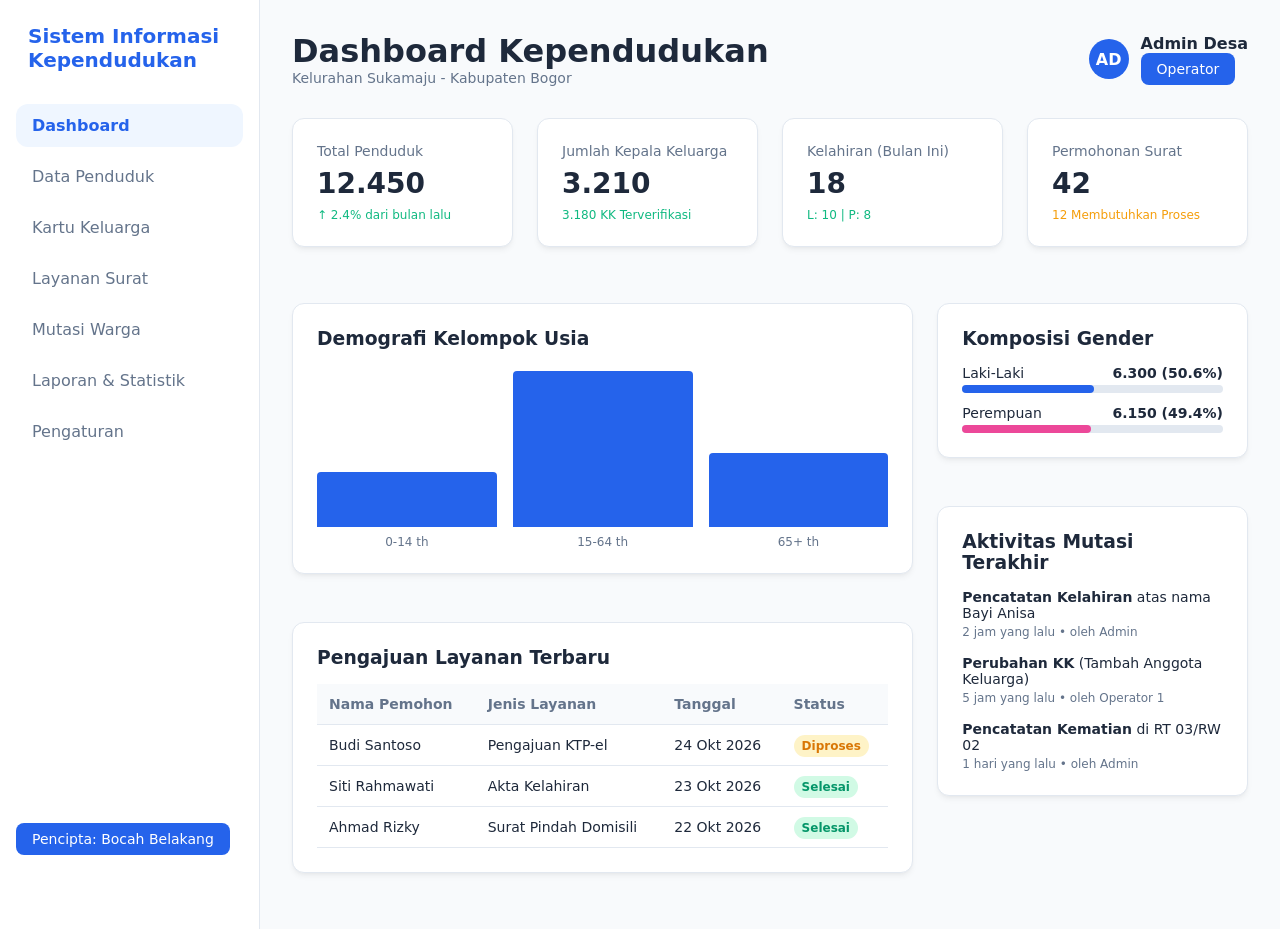
<file: index.html>
<!DOCTYPE html>
<html lang="id">
<head>
    <meta charset="UTF-8">
    <meta name="viewport" content="width=device-width, initial-scale=1.0">
    <title>Dashboard Sistem Informasi Kependudukan</title>
    <link rel="stylesheet" href="css/style.css">
</head>
<body>
    <aside>
        <div class="brand">
            <p>Sistem Informasi Kependudukan</p>
        </div>
        <ul class="nav-menu">
            <li><a href="index.html" class="nav-link active">Dashboard</a></li>
            <li><a href="penduduk.html" class="nav-link">Data Penduduk</a></li>
            <li><a href="kk.html" class="nav-link">Kartu Keluarga</a></li>
            <li><a href="surat.html" class="nav-link">Layanan Surat</a></li>
            <li><a href="mutasi.html" class="nav-link">Mutasi Warga</a></li>
            <li><a href="laporan.html" class="nav-link">Laporan & Statistik</a></li>
            <li><a href="pengaturan.html" class="nav-link">Pengaturan</a></li>
        </ul>
        <a href="#" class="btn design-by" id="design">Pencipta: Bocah Belakang</a>
    </aside>

    <main>
        <header>
            <div>
                <h1>Dashboard Kependudukan</h1>
                <p class="subtitle">Kelurahan Sukamaju - Kabupaten Bogor</p>
            </div>
            <div class="user-profile">
                <div class="avatar">AD</div>
                <div>
                    <strong>Admin Desa</strong>
                    <div class="user-role"><a href="login.html" class="btn">Operator</a></div>
                </div>
            </div>
        </header>

        <section class="kpi-grid">
            <div class="card">
                <div class="card-title">Total Penduduk</div>
                <div class="card-value">12.450</div>
                <div class="card-sub">↑ 2.4% dari bulan lalu</div>
            </div>
            <div class="card">
                <div class="card-title">Jumlah Kepala Keluarga</div>
                <div class="card-value">3.210</div>
                <div class="card-sub">3.180 KK Terverifikasi</div>
            </div>
            <div class="card">
                <div class="card-title">Kelahiran (Bulan Ini)</div>
                <div class="card-value">18</div>
                <div class="card-sub">L: 10 | P: 8</div>
            </div>
            <div class="card">
                <div class="card-title">Permohonan Surat</div>
                <div class="card-value">42</div>
                <div class="card-sub sub-warning">12 Membutuhkan Proses</div>
            </div>
        </section>

        <div class="dashboard-grid">
            <div class="column-layout">
                <div class="card">
                    <h3>Demografi Kelompok Usia</h3>
                    <div class="chart-box">
                        <div class="bar-group">
                            <div class="bar bar-30"></div>
                            <span class="bar-label">0-14 th</span>
                        </div>
                        <div class="bar-group">
                            <div class="bar bar-85"></div>
                            <span class="bar-label">15-64 th</span>
                        </div>
                        <div class="bar-group">
                            <div class="bar bar-40"></div>
                            <span class="bar-label">65+ th</span>
                        </div>
                    </div>
                </div>
                <div class="card">
                    <h3>Pengajuan Layanan Terbaru</h3>
                    <table>
                        <thead>
                            <tr>
                                <th>Nama Pemohon</th>
                                <th>Jenis Layanan</th>
                                <th>Tanggal</th>
                                <th>Status</th>
                            </tr>
                        </thead>
                        <tbody>
                            <tr>
                                <td>Budi Santoso</td>
                                <td>Pengajuan KTP-el</td>
                                <td>24 Okt 2026</td>
                                <td><span class="badge badge-pending">Diproses</span></td>
                            </tr>
                            <tr>
                                <td>Siti Rahmawati</td>
                                <td>Akta Kelahiran</td>
                                <td>23 Okt 2026</td>
                                <td><span class="badge badge-success">Selesai</span></td>
                            </tr>
                            <tr>
                                <td>Ahmad Rizky</td>
                                <td>Surat Pindah Domisili</td>
                                <td>22 Okt 2026</td>
                                <td><span class="badge badge-success">Selesai</span></td>
                            </tr>
                        </tbody>
                    </table>
                </div>
            </div>
            <div class="column-layout">
                <div class="card">
                    <h3>Komposisi Gender</h3>
                    <div class="gender-container">
                        <div>
                            <div class="gender-info">
                                <span>Laki-Laki</span>
                                <strong>6.300 (50.6%)</strong>
                            </div>
                            <div class="progress-bar-bg">
                                <div class="progress-bar-fill fill-male"></div>
                            </div>
                        </div>
                        <div>
                            <div class="gender-info">
                                <span>Perempuan</span>
                                <strong>6.150 (49.4%)</strong>
                            </div>
                            <div class="progress-bar-bg">
                                <div class="progress-bar-fill fill-female"></div>
                            </div>
                        </div>
                    </div>
                </div>
                <div class="card">
                    <h3>Aktivitas Mutasi Terakhir</h3>
                    <ul class="activity-list">
                        <li class="activity-item">
                            <span><strong>Pencatatan Kelahiran</strong> atas nama Bayi Anisa</span>
                            <span class="activity-time">2 jam yang lalu • oleh Admin</span>
                        </li>
                        <li class="activity-item">
                            <span><strong>Perubahan KK</strong> (Tambah Anggota Keluarga)</span>
                            <span class="activity-time">5 jam yang lalu • oleh Operator 1</span>
                        </li>
                        <li class="activity-item">
                            <span><strong>Pencatatan Kematian</strong> di RT 03/RW 02</span>
                            <span class="activity-time">1 hari yang lalu • oleh Admin</span>
                        </li>
                    </ul>
                </div>
            </div>
        </div>
    </main>
    <div id="foto" class="design">
        <div class="isi">
            <span class="exit">&times;</span>
            <div class="footer">
                <h3>Bocah Kanan/Kiri Belakang</h3>
                <img src="img/7serangkai.jpg" alt="" height="300" width="350">
                <button id="close" class="btn">close</button>
            </div>
        </div>
    </div>
</body>


<script src="js/script.js"></script>
</html>
</file>
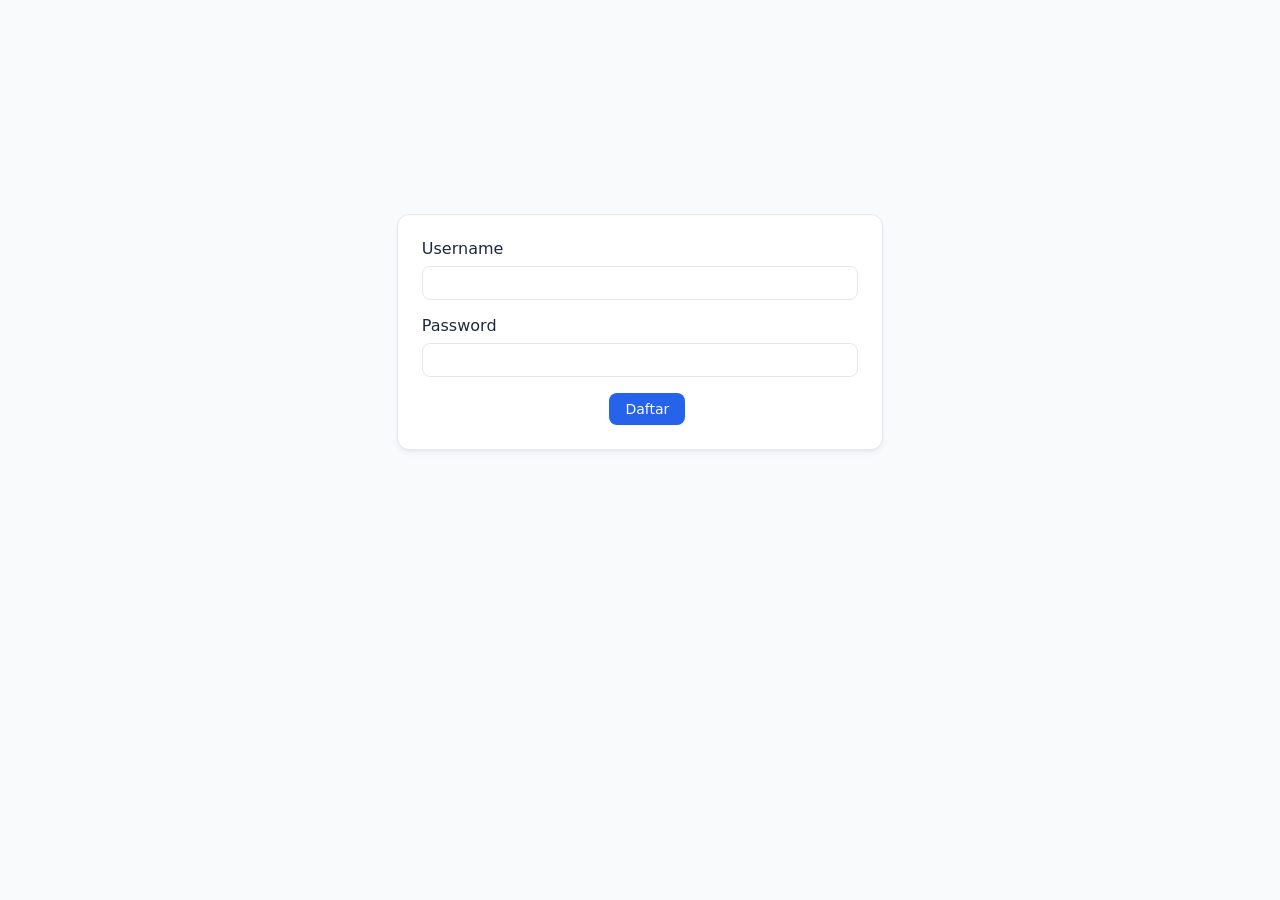
<file: daftar.html>
<!DOCTYPE html>
<html lang="en">
<head>
    <meta charset="UTF-8">
    <meta name="viewport" content="width=device-width, initial-scale=1.0">
    <title>Document</title>
    <link rel="stylesheet" href="css/style.css">
</head>
<body>
    <main>
        <div class="login">
            <form>
                <div class="form-group">
                    <label for="tanggal">Username</label>
                    <input type="text" id="tanggal" name="tanggal" required>
                </div>
                <div class="form-group">
                    <label for="nama">Password</label>
                    <input type="password" id="nama" name="nama" required>
                </div>
                <a href="login.html" class="btn-login">Daftar</a><br>
            </form>
        </div>
    </main>
</body>
</html>
</file>
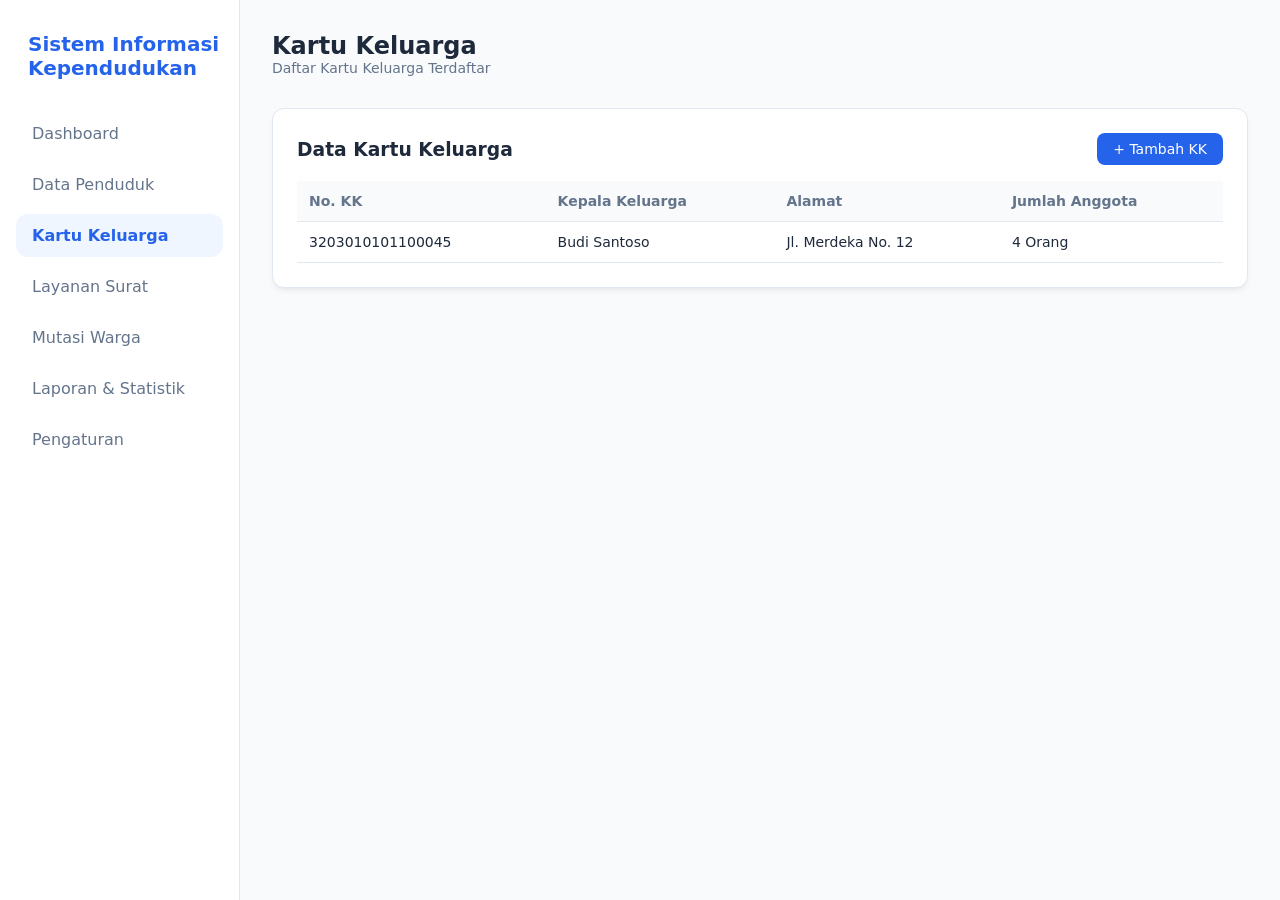
<file: kk.html>
<!DOCTYPE html>
<html lang="id">
<head>
    <meta charset="UTF-8">
    <meta name="viewport" content="width=device-width, initial-scale=1.0">
    <title>Kartu Keluarga</title>
    <link rel="stylesheet" href="css/style.css">
</head>
<body>
    <aside class="sidebar">
        <div class="brand">Sistem Informasi Kependudukan</div>
        <ul class="nav-menu">
            <li><a href="index.html" class="nav-link">Dashboard</a></li>
            <li><a href="penduduk.html" class="nav-link">Data Penduduk</a></li>
            <li><a href="kk.html" class="nav-link active">Kartu Keluarga</a></li>
            <li><a href="surat.html" class="nav-link">Layanan Surat</a></li>
            <li><a href="mutasi.html" class="nav-link">Mutasi Warga</a></li>
            <li><a href="laporan.html" class="nav-link">Laporan & Statistik</a></li>
            <li><a href="pengaturan.html" class="nav-link">Pengaturan</a></li>
        </ul>
    </aside>

    <main class="main-content">
        <header class="header">
            <div>
                <h1 class="page-title">Kartu Keluarga</h1>
                <p class="subtitle">Daftar Kartu Keluarga Terdaftar</p>
            </div>
        </header>

        <div class="card">
            <div class="card-header">
                <h3>Data Kartu Keluarga</h3>
                <a href="tambahkk.html" class="btn">+ Tambah KK</a>
            </div>
            <table>
                <thead>
                    <tr>
                        <th>No. KK</th>
                        <th>Kepala Keluarga</th>
                        <th>Alamat</th>
                        <th>Jumlah Anggota</th>
                    </tr>
                </thead>
                <tbody>
                    <tr>
                        <td>3203010101100045</td>
                        <td>Budi Santoso</td>
                        <td>Jl. Merdeka No. 12</td>
                        <td>4 Orang</td>
                    </tr>
                </tbody>
            </table>
        </div>
    </main>
</body>
</html>
</file>
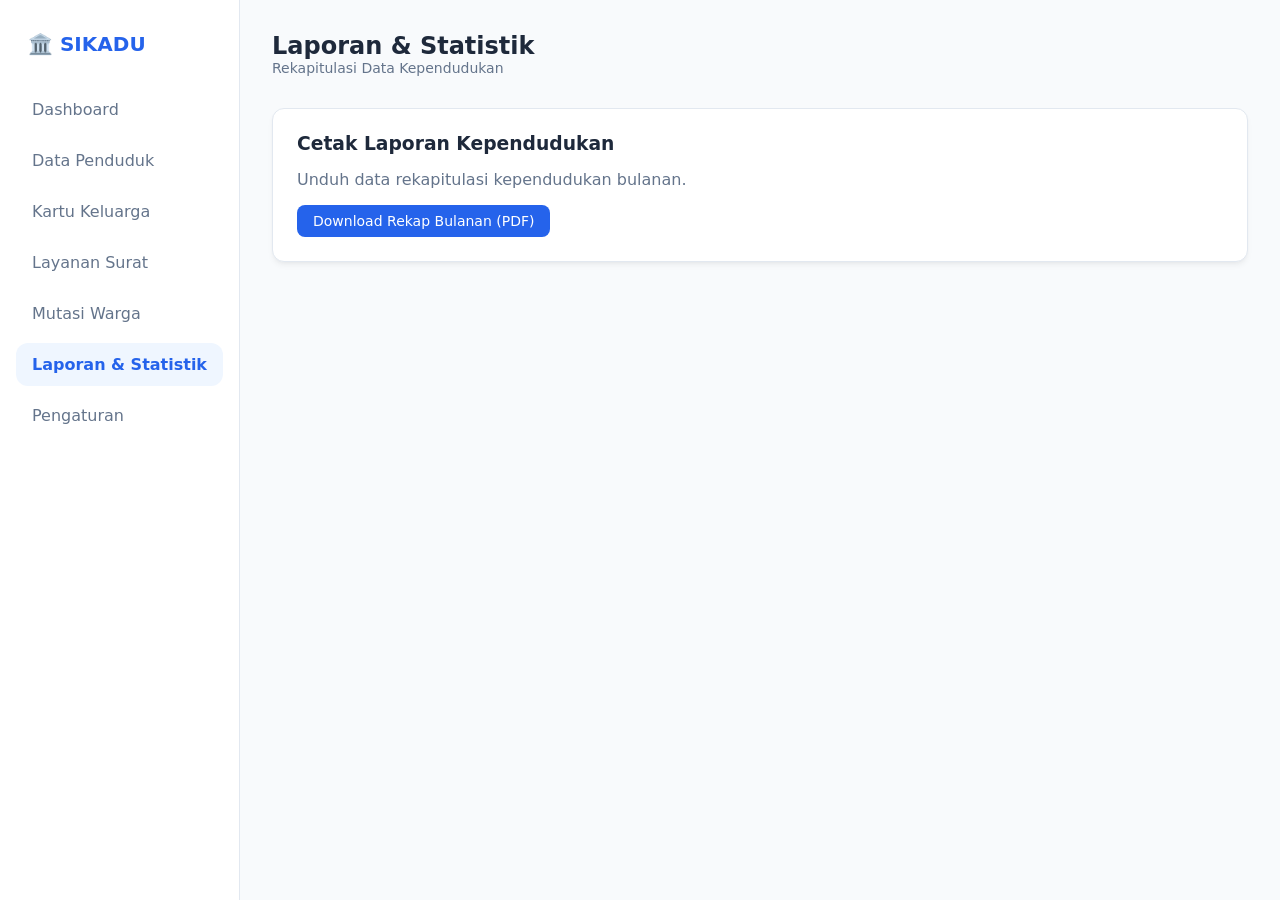
<file: laporan.html>
<!DOCTYPE html>
<html lang="id">
<head>
    <meta charset="UTF-8">
    <meta name="viewport" content="width=device-width, initial-scale=1.0">
    <title>Laporan & Statistik - SIKADU</title>
    <link rel="stylesheet" href="css/style.css">
</head>
<body>
    <aside class="sidebar">
        <div class="brand">🏛️ SIKADU</div>
        <ul class="nav-menu">
            <li><a href="index.html" class="nav-link">Dashboard</a></li>
            <li><a href="penduduk.html" class="nav-link">Data Penduduk</a></li>
            <li><a href="kk.html" class="nav-link">Kartu Keluarga</a></li>
            <li><a href="surat.html" class="nav-link">Layanan Surat</a></li>
            <li><a href="mutasi.html" class="nav-link">Mutasi Warga</a></li>
            <li><a href="laporan.html" class="nav-link active">Laporan & Statistik</a></li>
            <li><a href="pengaturan.html" class="nav-link">Pengaturan</a></li>
        </ul>
    </aside>

    <main class="main-content">
        <header class="header">
            <div>
                <h1 class="page-title">Laporan & Statistik</h1>
                <p class="subtitle">Rekapitulasi Data Kependudukan</p>
            </div>
        </header>

        <div class="card">
            <h3>Cetak Laporan Kependudukan</h3>
            <p style="margin: 1rem 0; color: var(--text-muted);">Unduh data rekapitulasi kependudukan bulanan.</p>
            <a href="#" class="btn">Download Rekap Bulanan (PDF)</a>
        </div>
    </main>
</body>
</html>
</file>
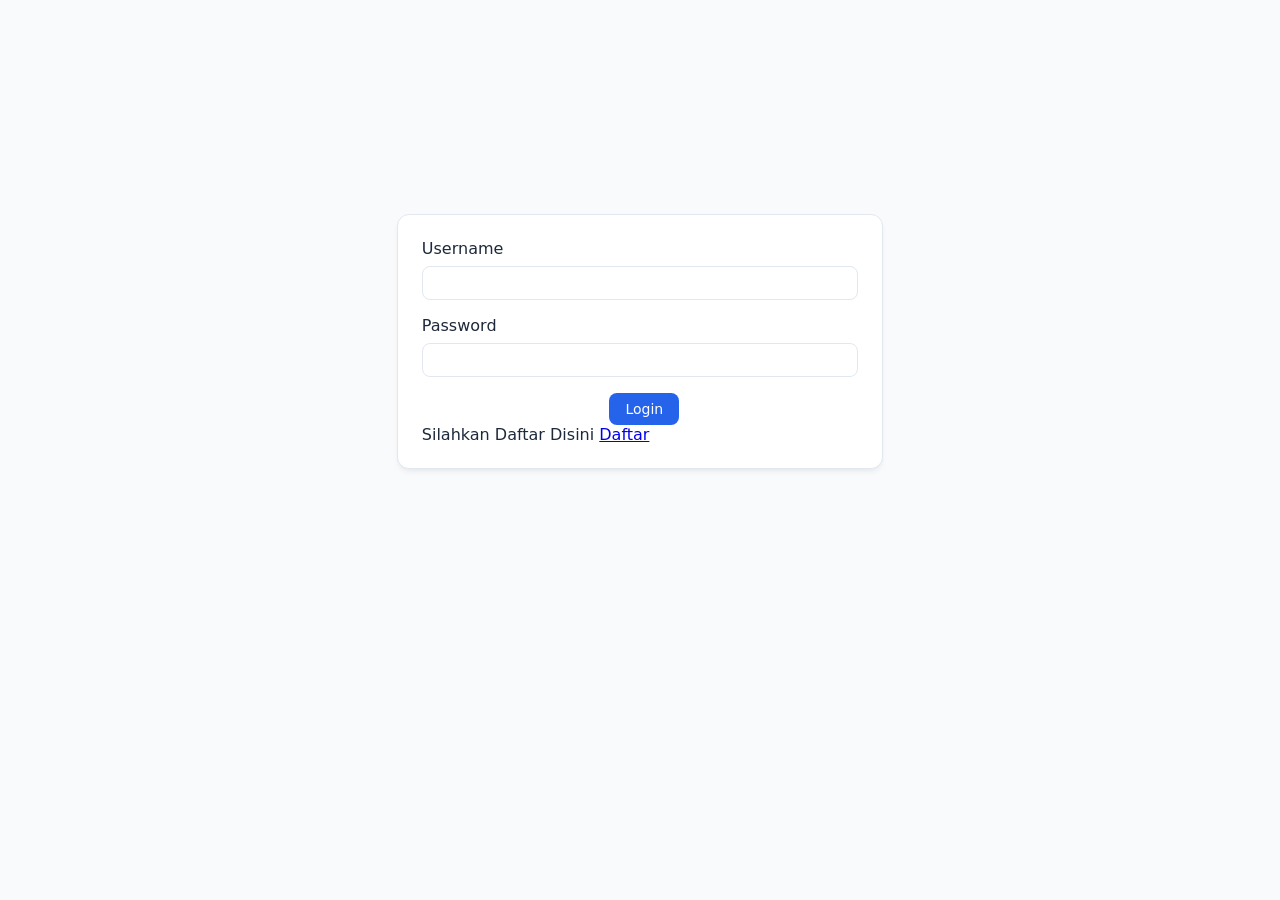
<file: login.html>
<!DOCTYPE html>
<html lang="en">
<head>
    <meta charset="UTF-8">
    <meta name="viewport" content="width=device-width, initial-scale=1.0">
    <title>Document</title>
    <link rel="stylesheet" href="css/style.css">
</head>
<body>
    <main>
        <div class="login">
            <form>
                <div class="form-group">
                    <label for="tanggal">Username</label>
                    <input type="text" id="tanggal" name="tanggal" required>
                </div>
                <div class="form-group">
                    <label for="nama">Password</label>
                    <input type="password" id="nama" name="nama" required>
                </div>
                <a href="index.html" class="btn-login">Login</a><br>
                Silahkan Daftar Disini <a href="daftar.html" class="link">Daftar</a>
            </form>
        </div>
    </main>
</body>
</html>
</file>
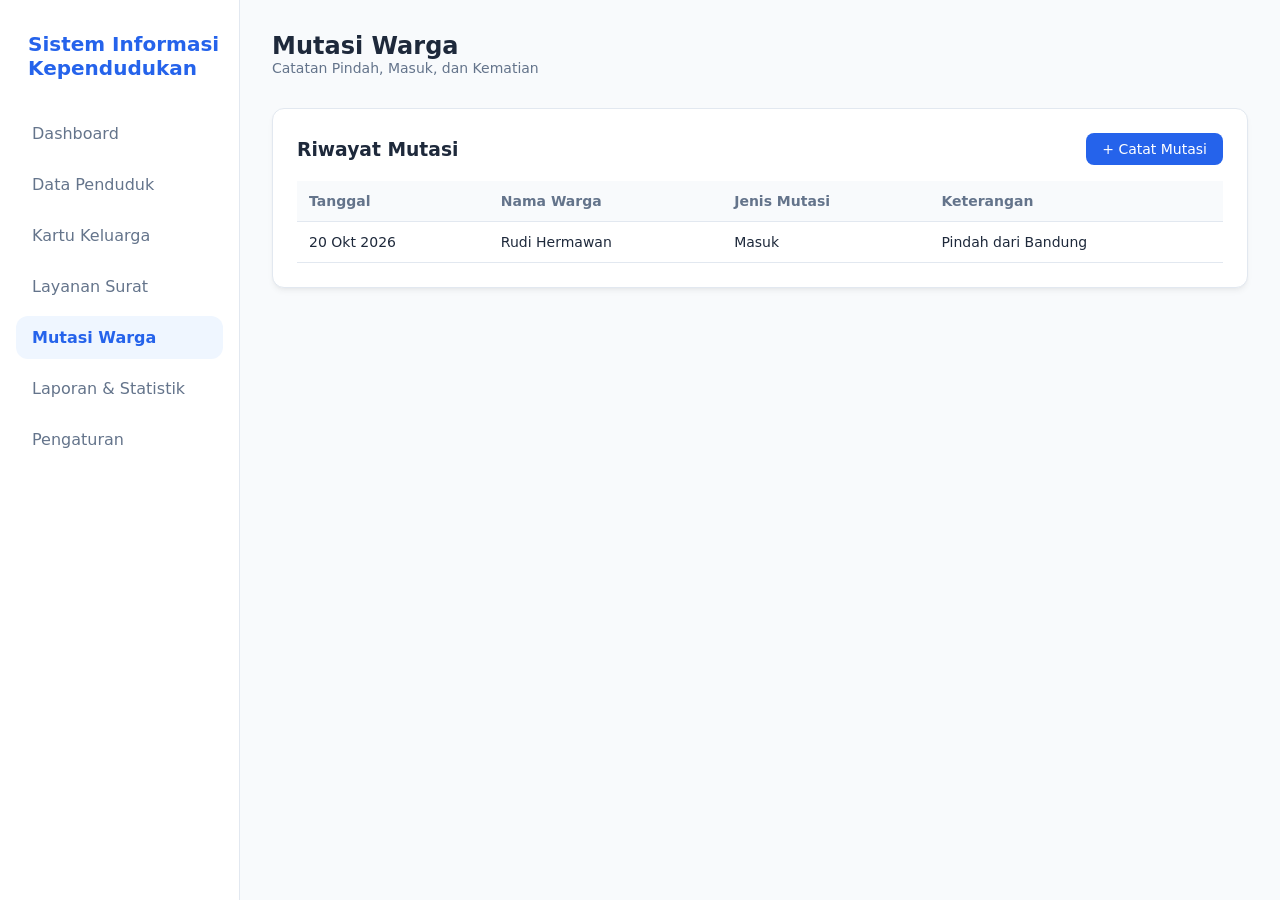
<file: mutasi.html>
<!DOCTYPE html>
<html lang="id">
<head>
    <meta charset="UTF-8">
    <meta name="viewport" content="width=device-width, initial-scale=1.0">
    <title>Mutasi Warga</title>
    <link rel="stylesheet" href="css/style.css">
</head>
<body>
    <aside class="sidebar">
        <div class="brand">Sistem Informasi Kependudukan</div>
        <ul class="nav-menu">
            <li><a href="index.html" class="nav-link">Dashboard</a></li>
            <li><a href="penduduk.html" class="nav-link">Data Penduduk</a></li>
            <li><a href="kk.html" class="nav-link">Kartu Keluarga</a></li>
            <li><a href="surat.html" class="nav-link">Layanan Surat</a></li>
            <li><a href="mutasi.html" class="nav-link active">Mutasi Warga</a></li>
            <li><a href="laporan.html" class="nav-link">Laporan & Statistik</a></li>
            <li><a href="pengaturan.html" class="nav-link">Pengaturan</a></li>
        </ul>
    </aside>

    <main class="main-content">
        <header class="header">
            <div>
                <h1 class="page-title">Mutasi Warga</h1>
                <p class="subtitle">Catatan Pindah, Masuk, dan Kematian</p>
            </div>
        </header>

        <div class="card">
            <div class="card-header">
                <h3>Riwayat Mutasi</h3>
                <a href="tambahmutasi.html" class="btn">+ Catat Mutasi</a>
            </div>
            <table>
                <thead>
                    <tr>
                        <th>Tanggal</th>
                        <th>Nama Warga</th>
                        <th>Jenis Mutasi</th>
                        <th>Keterangan</th>
                    </tr>
                </thead>
                <tbody>
                    <tr>
                        <td>20 Okt 2026</td>
                        <td>Rudi Hermawan</td>
                        <td>Masuk</td>
                        <td>Pindah dari Bandung</td>
                    </tr>
                </tbody>
            </table>
        </div>
    </main>
</body>
</html>
</file>
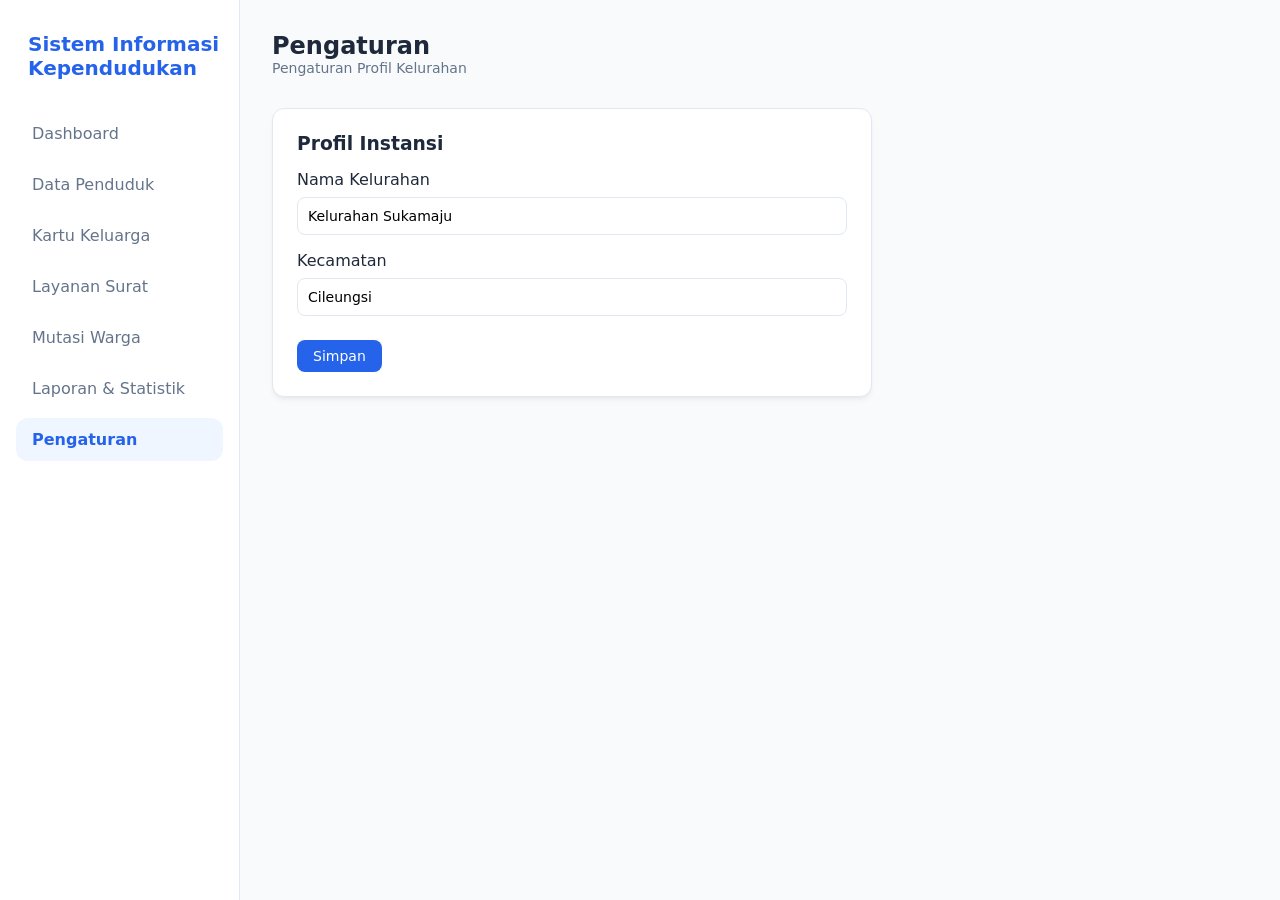
<file: pengaturan.html>
<!DOCTYPE html>
<html lang="id">
<head>
    <meta charset="UTF-8">
    <meta name="viewport" content="width=device-width, initial-scale=1.0">
    <title>Pengaturan</title>
    <link rel="stylesheet" href="css/style.css">
</head>
<body>
    <aside class="sidebar">
        <div class="brand">Sistem Informasi Kependudukan</div>
        <ul class="nav-menu">
            <li><a href="index.html" class="nav-link">Dashboard</a></li>
            <li><a href="penduduk.html" class="nav-link">Data Penduduk</a></li>
            <li><a href="kk.html" class="nav-link">Kartu Keluarga</a></li>
            <li><a href="surat.html" class="nav-link">Layanan Surat</a></li>
            <li><a href="mutasi.html" class="nav-link">Mutasi Warga</a></li>
            <li><a href="laporan.html" class="nav-link">Laporan & Statistik</a></li>
            <li><a href="pengaturan.html" class="nav-link active">Pengaturan</a></li>
        </ul>
    </aside>

    <main class="main-content">
        <header class="header">
            <div>
                <h1 class="page-title">Pengaturan</h1>
                <p class="subtitle">Pengaturan Profil Kelurahan</p>
            </div>
        </header>

        <div class="card" style="max-width: 600px;">
            <h3>Profil Instansi</h3>
            <div style="margin-top: 1rem;">
                <div class="form-group">
                    <label>Nama Kelurahan</label>
                    <input type="text" class="form-control" value="Kelurahan Sukamaju">
                </div>
                <div class="form-group">
                    <label>Kecamatan</label>
                    <input type="text" class="form-control" value="Cileungsi">
                </div>
                <button type="button" class="btn" style="margin-top: 0.5rem;">Simpan</button>
            </div>
        </div>
    </main>
</body>
</html>
</file>
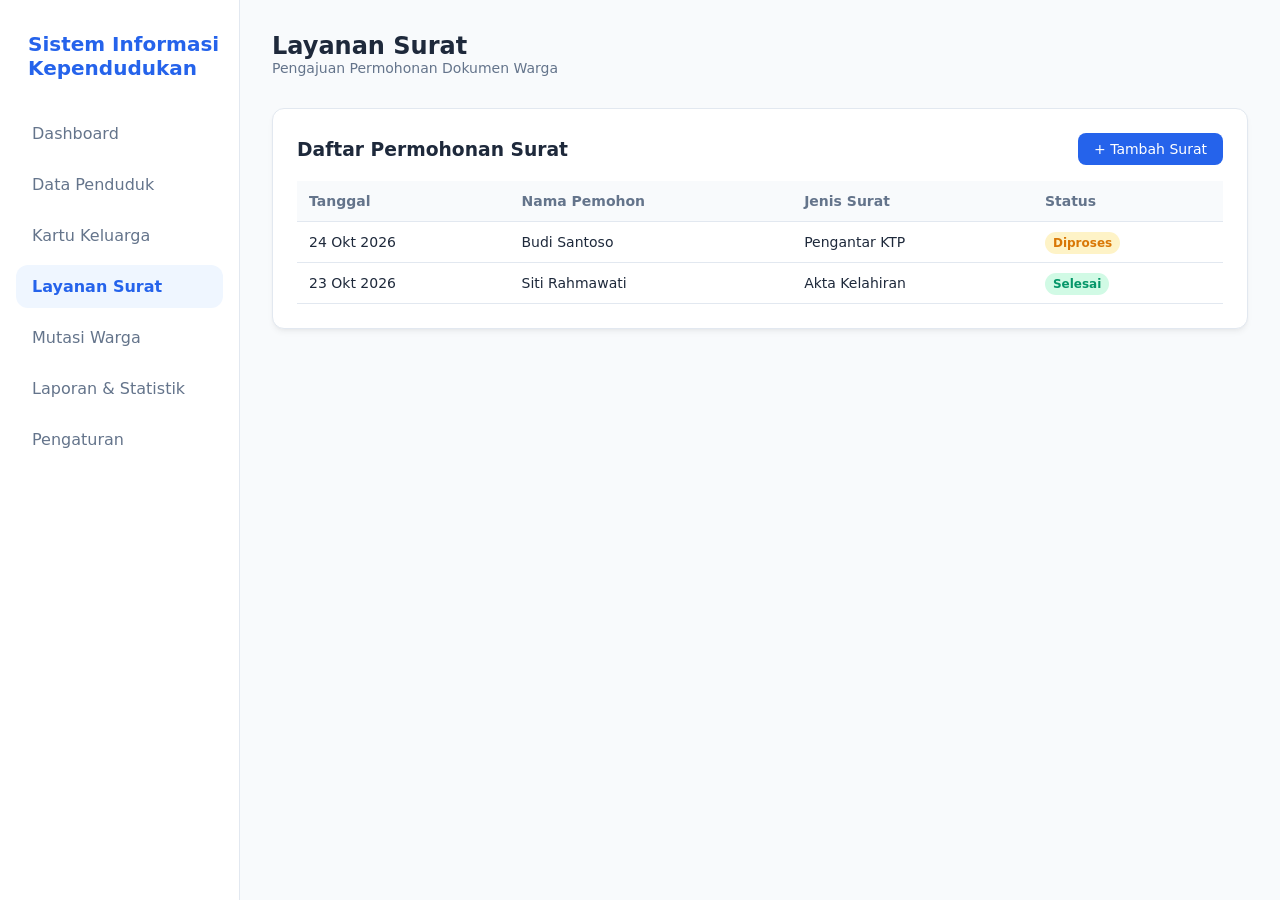
<file: surat.html>
<!DOCTYPE html>
<html lang="id">
<head>
    <meta charset="UTF-8">
    <meta name="viewport" content="width=device-width, initial-scale=1.0">
    <title>Layanan Surat</title>
    <link rel="stylesheet" href="css/style.css">
</head>
<body>
    <aside class="sidebar">
        <div class="brand">Sistem Informasi Kependudukan</div>
        <ul class="nav-menu">
            <li><a href="index.html" class="nav-link">Dashboard</a></li>
            <li><a href="penduduk.html" class="nav-link">Data Penduduk</a></li>
            <li><a href="kk.html" class="nav-link">Kartu Keluarga</a></li>
            <li><a href="surat.html" class="nav-link active">Layanan Surat</a></li>
            <li><a href="mutasi.html" class="nav-link">Mutasi Warga</a></li>
            <li><a href="laporan.html" class="nav-link">Laporan & Statistik</a></li>
            <li><a href="pengaturan.html" class="nav-link">Pengaturan</a></li>
        </ul>
    </aside>

    <main class="main-content">
        <header class="header">
            <div>
                <h1 class="page-title">Layanan Surat</h1>
                <p class="subtitle">Pengajuan Permohonan Dokumen Warga</p>
            </div>
        </header>

        <div class="card">
            <div class="card-header">
            <h3>Daftar Permohonan Surat</h3>
                <a href="tambahsurat.html" class="btn">+ Tambah Surat</a>
            </div>
            <table style="margin-top: 1rem;">
                <thead>
                    <tr>
                        <th>Tanggal</th>
                        <th>Nama Pemohon</th>
                        <th>Jenis Surat</th>
                        <th>Status</th>
                    </tr>
                </thead>
                <tbody>
                    <tr>
                        <td>24 Okt 2026</td>
                        <td>Budi Santoso</td>
                        <td>Pengantar KTP</td>
                        <td><span class="badge badge-warning">Diproses</span></td>
                    </tr>
                    <tr>
                        <td>23 Okt 2026</td>
                        <td>Siti Rahmawati</td>
                        <td>Akta Kelahiran</td>
                        <td><span class="badge badge-success">Selesai</span></td>
                    </tr>
                </tbody>
            </table>
        </div>
    </main>
</body>
</html>
</file>
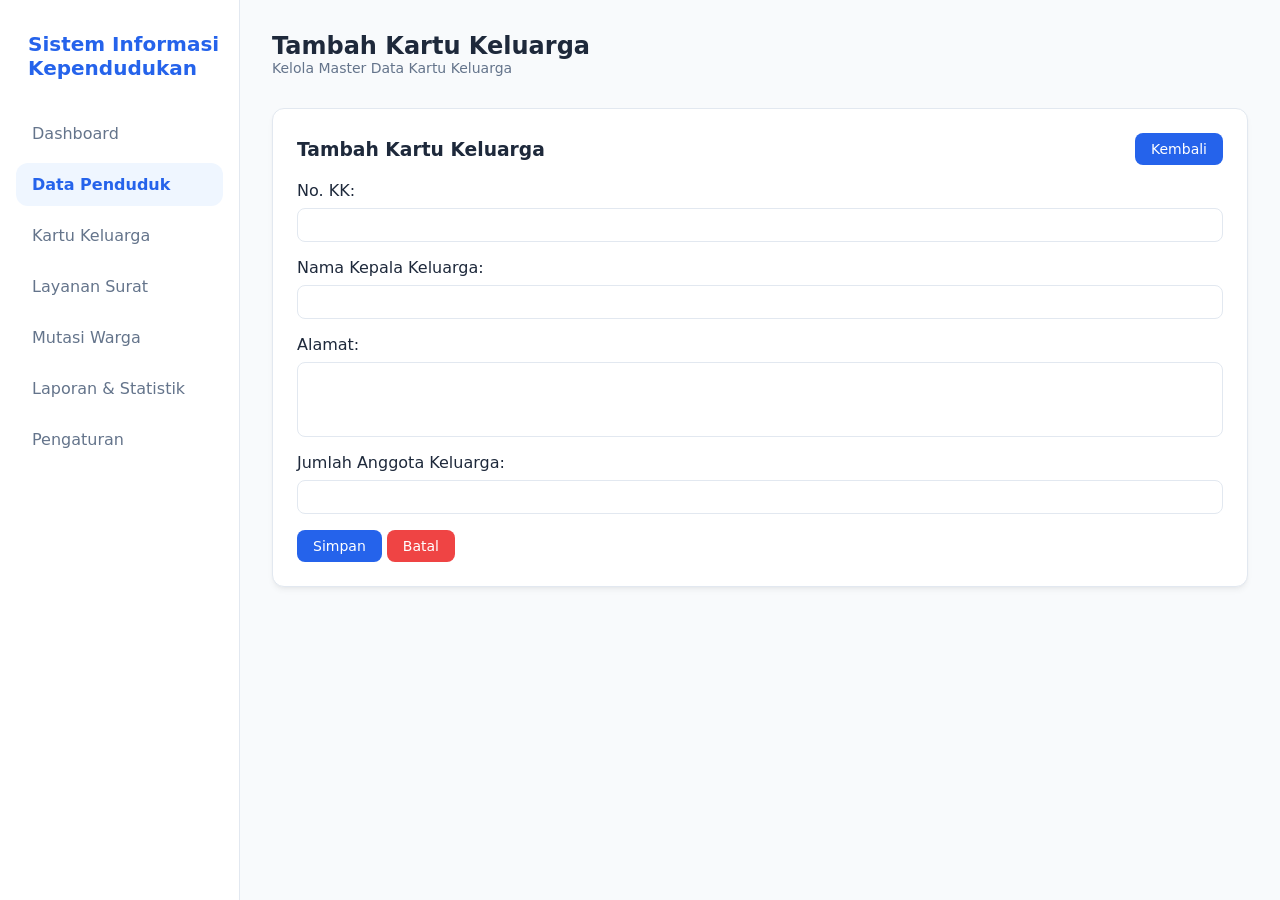
<file: tambahkk.html>
<!DOCTYPE html>
<html lang="id">
<head>
    <meta charset="UTF-8">
    <meta name="viewport" content="width=device-width, initial-scale=1.0">
    <title>Tambah Kartu Keluarga</title>
    <link rel="stylesheet" href="css/style.css">
</head>
<body>
    <aside class="sidebar">
        <div class="brand">Sistem Informasi Kependudukan</div>
        <ul class="nav-menu">
            <li><a href="index.html" class="nav-link">Dashboard</a></li>
            <li><a href="penduduk.html" class="nav-link active">Data Penduduk</a></li>
            <li><a href="kk.html" class="nav-link">Kartu Keluarga</a></li>
            <li><a href="surat.html" class="nav-link">Layanan Surat</a></li>
            <li><a href="mutasi.html" class="nav-link">Mutasi Warga</a></li>
            <li><a href="laporan.html" class="nav-link">Laporan & Statistik</a></li>
            <li><a href="pengaturan.html" class="nav-link">Pengaturan</a></li>
        </ul>
    </aside>

    <main class="main-content">
        <header class="header">
            <div>
                <h1 class="page-title">Tambah Kartu Keluarga</h1>
                <p class="subtitle">Kelola Master Data Kartu Keluarga</p>
            </div>
        </header>

        <div class="card">
            <div class="card-header">
                <h3>Tambah Kartu Keluarga</h3>
                <a href="kk.html" class="btn">Kembali</a>
            </div>
            <form>
                <div class="form-group">
                    <label for="nik">No. KK:</label>
                    <input type="text" id="nik" name="nik" required>
                </div>
                <div class="form-group">
                    <label for="nama">Nama Kepala Keluarga:</label>
                    <input type="text" id="nama" name="nama" required>
                </div>
                <div class="form-group">
                    <label for="alamat">Alamat:</label>
                    <input type="text" id="alamat" name="alamat" required>
                </div>
                <div class="form-group">
                    <label for="jumlah_anggota">Jumlah Anggota Keluarga:</label>
                    <input type="number" id="jumlah_anggota" name="jumlah_anggota" required>
                </div>
                <input type="submit" value="Simpan" class="btn">
                <input type="reset" value="Batal" class="btn">
            </form>
        </div>
    </main>
</body>
</html>
</file>
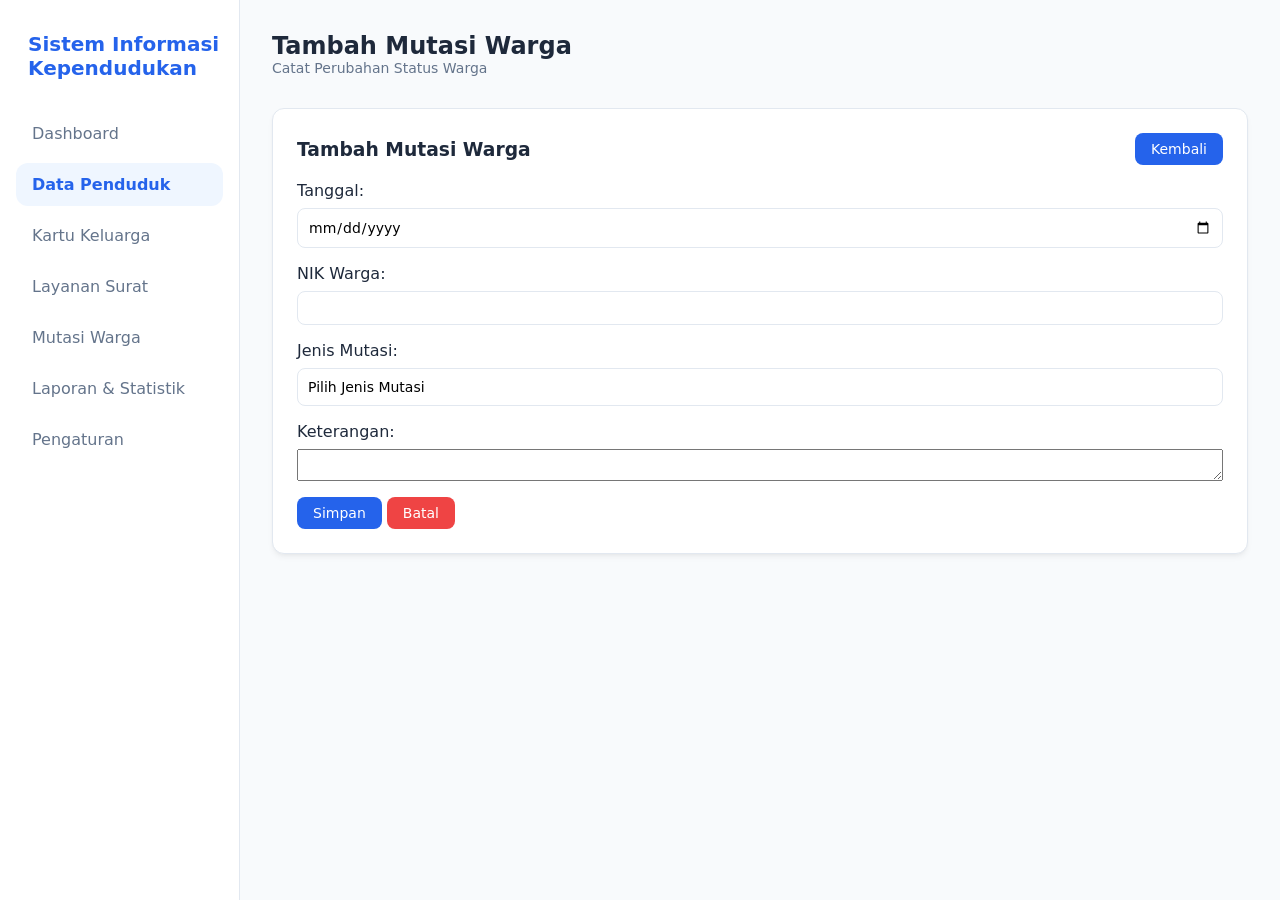
<file: tambahmutasi.html>
<!DOCTYPE html>
<html lang="id">
<head>
    <meta charset="UTF-8">
    <meta name="viewport" content="width=device-width, initial-scale=1.0">
    <title>Tambah Mutasi Warga</title>
    <link rel="stylesheet" href="css/style.css">
</head>
<body>
    <aside class="sidebar">
        <div class="brand">Sistem Informasi Kependudukan</div>
        <ul class="nav-menu">
            <li><a href="index.html" class="nav-link">Dashboard</a></li>
            <li><a href="penduduk.html" class="nav-link active">Data Penduduk</a></li>
            <li><a href="kk.html" class="nav-link">Kartu Keluarga</a></li>
            <li><a href="surat.html" class="nav-link">Layanan Surat</a></li>
            <li><a href="mutasi.html" class="nav-link">Mutasi Warga</a></li>
            <li><a href="laporan.html" class="nav-link">Laporan & Statistik</a></li>
            <li><a href="pengaturan.html" class="nav-link">Pengaturan</a></li>
        </ul>
    </aside>

    <main class="main-content">
        <header class="header">
            <div>
                <h1 class="page-title">Tambah Mutasi Warga</h1>
                <p class="subtitle">Catat Perubahan Status Warga</p>
            </div>
        </header>

        <div class="card">
            <div class="card-header">
                <h3>Tambah Mutasi Warga</h3>
                <a href="mutasi.html" class="btn">Kembali</a>
            </div>
            <form>
                <div class="form-group">
                    <label for="tanggal">Tanggal:</label>
                    <input type="date" id="tanggal" name="tanggal" required>
                </div>
                <div class="form-group">
                    <label for="nik">NIK Warga:</label>
                    <input type="text" id="nik" name="nik" required>
                </div>
                <div class="form-group">
                    <label for="jenis_mutasi">Jenis Mutasi:</label>
                    <select id="jenis_mutasi" name="jenis_mutasi" required>
                        <option value="">Pilih Jenis Mutasi</option>
                        <option value="masuk">Masuk</option>
                        <option value="pindah">Pindah</option>
                        <option value="kematian">Kematian</option>
                    </select>
                </div>
                <div class="form-group">
                    <label for="keterangan">Keterangan:</label>
                    <textarea id="keterangan" name="keterangan" required></textarea>
                </div>
                <input type="submit" value="Simpan" class="btn">
                <input type="reset" value="Batal" class="btn">
            </form>
        </div>
    </main>
</body>
</html>
</file>
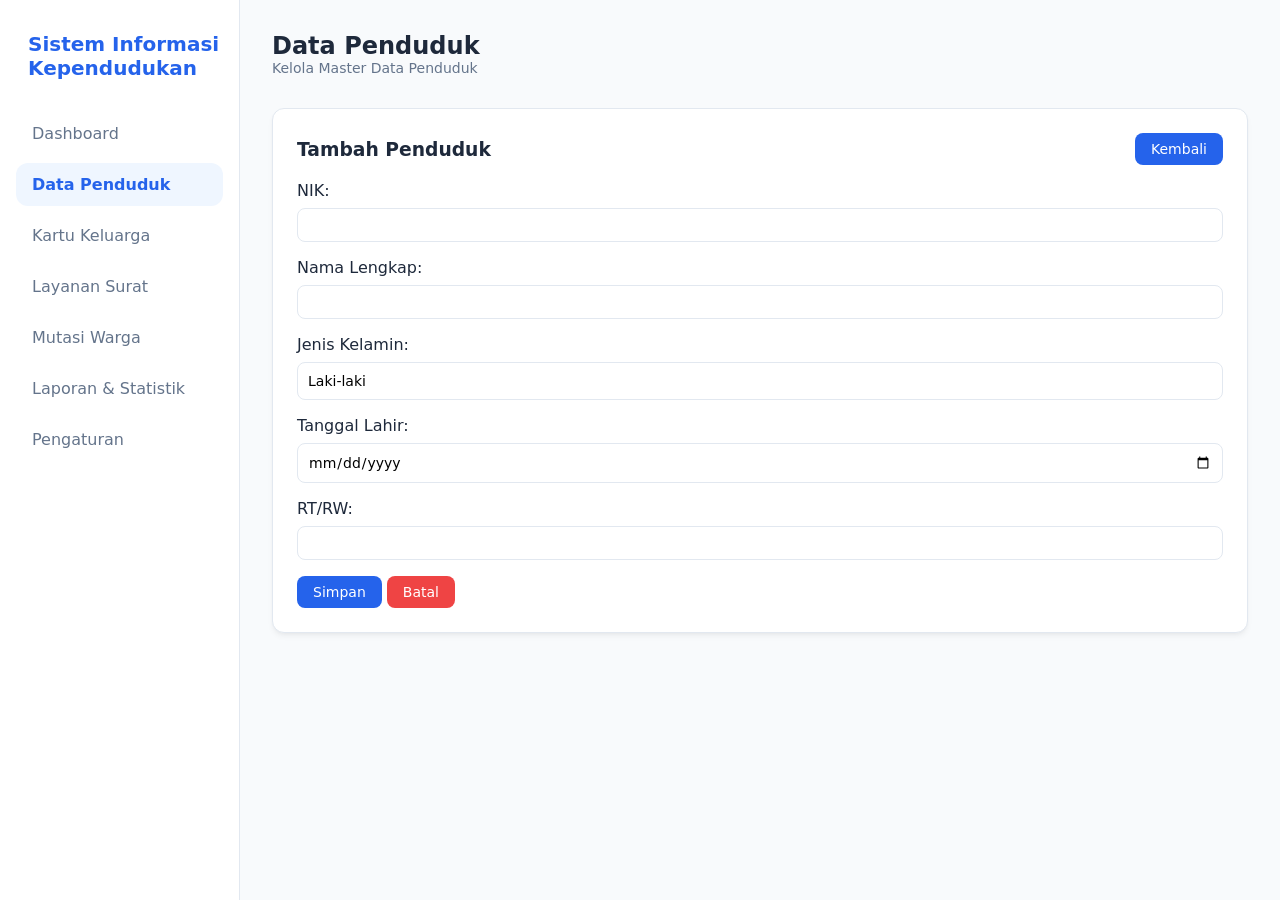
<file: tambahpdk.html>
<!DOCTYPE html>
<html lang="id">
<head>
    <meta charset="UTF-8">
    <meta name="viewport" content="width=device-width, initial-scale=1.0">
    <title>Tambah Data Penduduk</title>
    <link rel="stylesheet" href="css/style.css">
</head>
<body>
    <aside class="sidebar">
        <div class="brand">Sistem Informasi Kependudukan</div>
        <ul class="nav-menu">
            <li><a href="index.html" class="nav-link">Dashboard</a></li>
            <li><a href="penduduk.html" class="nav-link active">Data Penduduk</a></li>
            <li><a href="kk.html" class="nav-link">Kartu Keluarga</a></li>
            <li><a href="surat.html" class="nav-link">Layanan Surat</a></li>
            <li><a href="mutasi.html" class="nav-link">Mutasi Warga</a></li>
            <li><a href="laporan.html" class="nav-link">Laporan & Statistik</a></li>
            <li><a href="pengaturan.html" class="nav-link">Pengaturan</a></li>
        </ul>
    </aside>

    <main class="main-content">
        <header class="header">
            <div>
                <h1 class="page-title">Data Penduduk</h1>
                <p class="subtitle">Kelola Master Data Penduduk</p>
            </div>
        </header>

        <div class="card">
            <div class="card-header">
                <h3>Tambah Penduduk</h3>
                <a href="penduduk.html" class="btn">Kembali</a>
            </div>
            <form>
                <div class="form-group">
                    <label for="nik">NIK:</label>
                    <input type="text" id="nik" name="nik" required>
                </div>
                <div class="form-group">
                    <label for="nama">Nama Lengkap:</label>
                    <input type="text" id="nama" name="nama" required>
                </div>
                <div class="form-group">
                    <label for="jk">Jenis Kelamin:</label>
                    <select id="jk" name="jk" required>
                        <option value="L">Laki-laki</option>
                        <option value="P">Perempuan</option>
                    </select>
                </div>
                <div class="form-group">
                    <label for="tgl_lahir">Tanggal Lahir:</label>
                    <input type="date" id="tgl_lahir" name="tgl_lahir" required>
                </div>
                <div class="form-group">
                    <label for="rt_rw">RT/RW:</label>
                    <input type="text" id="rt_rw" name="rt_rw" required>
                </div>
                <input type="submit" value="Simpan" class="btn">
                <input type="reset" value="Batal" class="btn">
            </form>
        </div>
    </main>
</body>
</html>
</file>
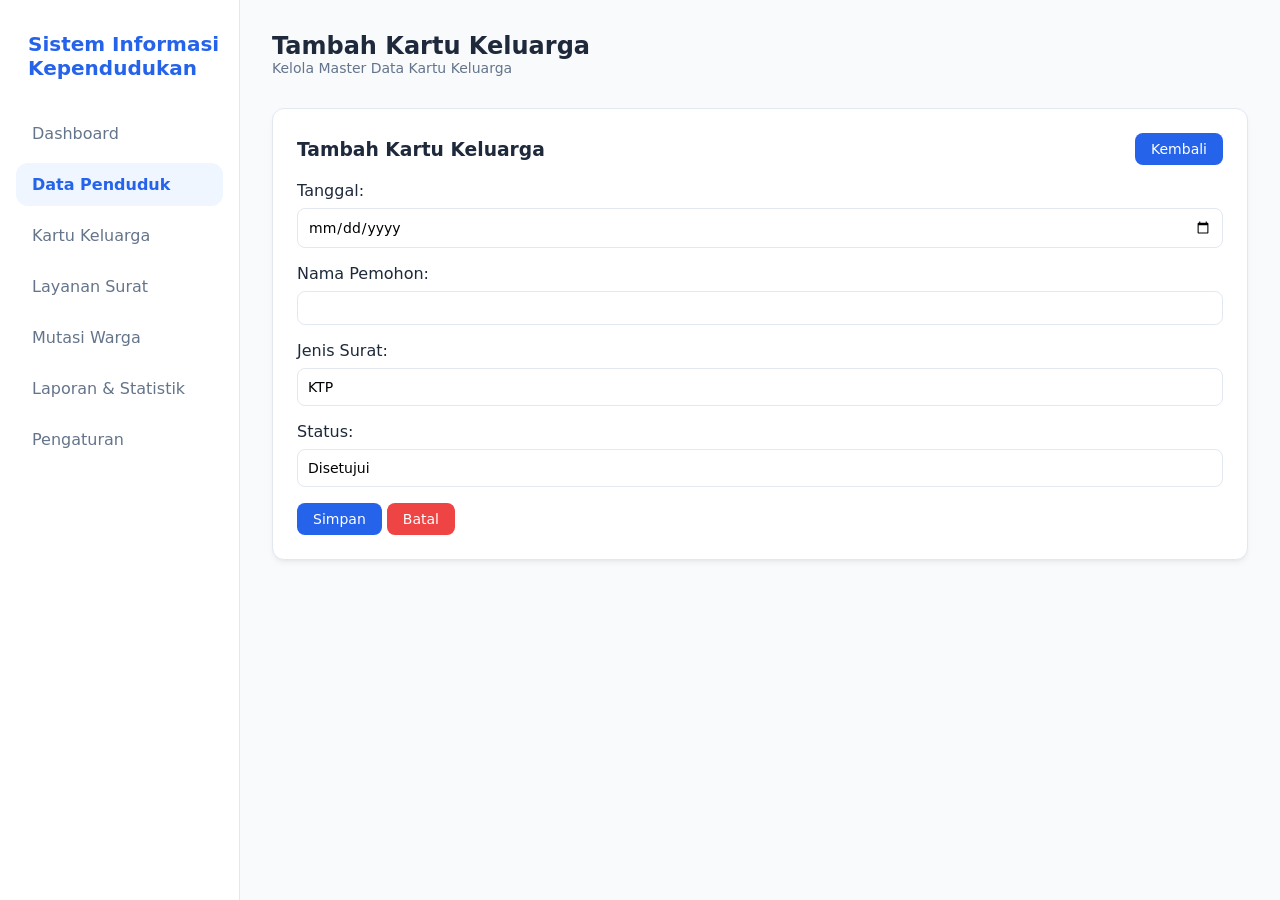
<file: tambahsurat.html>
<!DOCTYPE html>
<html lang="id">
<head>
    <meta charset="UTF-8">
    <meta name="viewport" content="width=device-width, initial-scale=1.0">
    <title>Tambah Kartu Keluarga</title>
    <link rel="stylesheet" href="css/style.css">
</head>
<body>
    <aside class="sidebar">
        <div class="brand">Sistem Informasi Kependudukan</div>
        <ul class="nav-menu">
            <li><a href="index.html" class="nav-link">Dashboard</a></li>
            <li><a href="penduduk.html" class="nav-link active">Data Penduduk</a></li>
            <li><a href="kk.html" class="nav-link">Kartu Keluarga</a></li>
            <li><a href="surat.html" class="nav-link">Layanan Surat</a></li>
            <li><a href="mutasi.html" class="nav-link">Mutasi Warga</a></li>
            <li><a href="laporan.html" class="nav-link">Laporan & Statistik</a></li>
            <li><a href="pengaturan.html" class="nav-link">Pengaturan</a></li>
        </ul>
    </aside>

    <main class="main-content">
        <header class="header">
            <div>
                <h1 class="page-title">Tambah Kartu Keluarga</h1>
                <p class="subtitle">Kelola Master Data Kartu Keluarga</p>
            </div>
        </header>

        <div class="card">
            <div class="card-header">
                <h3>Tambah Kartu Keluarga</h3>
                <a href="surat.html" class="btn">Kembali</a>
            </div>
            <form>
                <div class="form-group">
                    <label for="tanggal">Tanggal:</label>
                    <input type="date" id="tanggal" name="tanggal" required>
                </div>
                <div class="form-group">
                    <label for="nama">Nama Pemohon:</label>
                    <input type="text" id="nama" name="nama" required>
                </div>
                <div class="form-group">
                    <label for="alamat">Jenis Surat:</label>
                    <select>
                        <option value="KTP">KTP</option>
                        <option value="Akta">Akta Kelahiran</option>
                        <option value="domisili">Domisili</option>
                        <option value="Pengantar">Pengantar</option>
                    </select>
                </div>
                <div class="form-group">
                    <label for="jumlah_anggota">Status:</label>
                    <select>
                        <option value="setujui" class="success">Disetujui</option>
                        <option value="proses" class="warning">Diproses</option>
                        <option value="tolak" class="danger">Ditolak</option>
                    </select>
                </div>
                <input type="submit" value="Simpan" class="btn">
                <input type="reset" value="Batal" class="btn">
            </form>
        </div>
    </main>
</body>
</html>
</file>
<file: css/style.css>
:root {
    --primary: #2563eb;
    --primary-light: #eff6ff;
    --text-main: #1e293b;
    --text-muted: #64748b;
    --bg-body: #f8fafc;
    --bg-card: #ffffff;
    --border: #e2e8f0;
    --radius: 12px;
    --shadow: 0 4px 6px -1px rgba(0, 0, 0, 0.05), 0 2px 4px -2px rgba(0, 0, 0, 0.05);
    --success: #10b981;
    --warning: #f59e0b;
    --danger: #ef4444;
    --primary: #2563eb;
    --primary-dark: #1d4ed8;
    --secondary: #64748b;
}

* {
    margin: 0;
    padding: 0;
    box-sizing: border-box;
    font-family: system-ui, -apple-system, BlinkMacSystemFont, 'Segoe UI', Roboto, sans-serif;
}

body {
    background-color: var(--bg-body);
    color: var(--text-main);
    display: flex;
    min-height: 100vh;
}

/* Sidebar Navigation */
.sidebar {
    width: 240px;
    background-color: var(--bg-card);
    border-right: 1px solid var(--border);
    padding: 2rem 1rem;
    display: flex;
    flex-direction: column;
    position: fixed;
    top: 0;
    bottom: 0;
    left: 0;
}

.brand {
    font-size: 1.25rem;
    font-weight: 700;
    color: var(--primary);
    margin-bottom: 2rem;
    padding-left: 0.75rem;
}

.nav-link {
    display: block;
    padding: 0.85rem 1.25rem;
    color: var(--text-main);
    text-decoration: none;
    border-radius: var(--radius);
    font-weight: 500;
    font-size: 1rem;
    transition: background-color 0.2s, color 0.2s;
}

.nav-link:hover {
    background-color: #f1f5f9;
}

.nav-link.active {
    background-color: var(--primary-light);
    color: var(--primary);
    font-weight: 600;
}

/* Content Area Layout */
.main-content {
    margin-left: 240px;
    flex: 1;
    padding: 2rem;
}

.header {
    display: flex;
    justify-content: space-between;
    align-items: center;
    margin-bottom: 2rem;
}

.page-title {
    font-size: 1.5rem;
    font-weight: 700;
}

.subtitle {
    font-size: 0.875rem;
    color: var(--text-muted);
}

.user-profile {
    display: flex;
    align-items: center;
    gap: 0.75rem;
}

.avatar {
    width: 40px;
    height: 40px;
    border-radius: 50%;
    background-color: var(--primary);
    color: white;
    display: flex;
    align-items: center;
    justify-content: center;
    font-weight: 600;
}

/* Cards & Tables */
.card {
    background-color: var(--bg-card);
    padding: 1.5rem;
    border-radius: var(--radius);
    box-shadow: var(--shadow);
    border: 1px solid var(--border);
    margin-bottom: 1.5rem;
}

.btn-login{
    padding: 0.5rem 1rem;
    margin-left: 43%;
    border-radius: 8px;
    font-size: 0.875rem;
    color: white;
    background-color: var(--primary);
    text-decoration: none;
    display: inline-block;
    border: none;
    cursor: pointer;
}

.login{
    background-color: var(--bg-card);
    padding: 1.5rem;
    width: 40%;
    align-items: center;
    border-radius: var(--radius);
    box-shadow: var(--shadow);
    border: 1px solid var(--border);
    margin-bottom: 1.5rem;
    margin-left: 30%;
    margin-top: 15%;
}

.daftar:hover{
    cursor: pointer;
}

.card-header {
    display: flex;
    justify-content: space-between;
    align-items: center;
    margin-bottom: 1rem;
}

.kpi-grid {
    display: grid;
    grid-template-columns: repeat(auto-fit, minmax(200px, 1fr));
    gap: 1.5rem;
    margin-bottom: 1.5rem;
}

.card-title {
    font-size: 0.875rem;
    color: var(--text-muted);
    margin-bottom: 0.5rem;
}

.card-value {
    font-size: 1.75rem;
    font-weight: 700;
}

table {
    width: 100%;
    border-collapse: collapse;
}

th, td {
    text-align: left;
    padding: 0.875rem 0.75rem;
    border-bottom: 1px solid var(--border);
    font-size: 0.875rem;
}

th {
    color: var(--text-muted);
    background-color: #f8fafc;
}

.badge {
    padding: 0.25rem 0.5rem;
    border-radius: 20px;
    font-size: 0.75rem;
    font-weight: 600;
}

.badge-danger { background-color: #fef3c7; color: #ef4444; }
.danger { background-color: #da7474; color: black; }
.badge-warning { background-color: #fef3c7; color: #d97706; }
.warning { background-color: #fef3c7; color: #d97706; }
.badge-success { background-color: #d1fae5; color: #059669; }
.success { background-color: #d1fae5; color: #059669; }

.btn {
    padding: 0.5rem 1rem;
    border-radius: 8px;
    font-size: 0.875rem;
    color: white;
    background-color: var(--primary);
    text-decoration: none;
    display: inline-block;
    border: none;
    cursor: pointer;
}

.form-group {
    display: flex;
    flex-direction: column;
    gap: 0.5rem;
    margin-bottom: 1rem;
}

.form-control {
    padding: 0.625rem;
    border: 1px solid var(--border);
    border-radius: 8px;
    font-size: 0.875rem;
}

.form-control:focus {
    outline: none;
    border-color: var(--primary);
    box-shadow: 0 0 0 2px rgba(37, 99, 235, 0.2);
}

.avatar {
    width: 40px;
    height: 40px;
    border-radius: 50%;
    background-color: var(--primary);
    color: white;
    display: flex;
    align-items: center;
    justify-content: center;
    font-weight: 600;
}

.avatar img {
    width: 100%;
    height: 100%;
    border-radius: 50%;
    object-fit: cover;
}  

.avatar.initials {
    font-size: 1rem;
}

.avatar.initials::after {
    content: attr(data-initials);
}  

input{
    padding: 0.5rem;
    border: 1px solid var(--border);
    border-radius: 8px;
    font-size: 0.875rem;
}

input:focus {
    outline: none;
    border-color: var(--primary);
    box-shadow: 0 0 0 2px rgba(37, 99, 235, 0.2);
}

input[type="submit"] {
    background-color: var(--primary);
    color: white;
    border: none;
    cursor: pointer;
    transition: background-color 0.2s;
}

input[type="submit"]:hover {
    background-color: #1e40af;
}

input[type="submit"]:active {
    background-color: #1e3a8a;
}

input[type=reset] {
    background-color: var(--danger);
    color: white;
    border: none;
    cursor: pointer;
    transition: background-color 0.2s;
}

input[type=reset]:hover {
    background-color: #dc2626;
}

input[type=reset]:active {
    background-color: #b91c1c;
}

select {
    padding: 0.625rem;
    border: 1px solid var(--border);
    border-radius: 8px;
    font-size: 0.875rem;
    background-color: white;
    appearance: none;
}

select:focus {
    outline: none;
    border-color: var(--primary);
    box-shadow: 0 0 0 2px rgba(37, 99, 235, 0.2);
}

select option {
    padding: 0.5rem;
}

input[type="date"] {
    padding: 0.625rem;
    border: 1px solid var(--border);
    border-radius: 8px;
    font-size: 0.875rem;
}

input[type="date"]:focus {
    outline: none;
    border-color: var(--primary);
    box-shadow: 0 0 0 2px rgba(37, 99, 235, 0.2);
}

body {
margin: 0;
padding: 0;
box-sizing: border-box;
font-family: system-ui, -apple-system, BlinkMacSystemFont, 'Segoe UI', Roboto, sans-serif;
}

body {
background-color: var(--bg-body);
color: var(--text-main);
display: flex;
min-height: 100vh;
}

aside {
width: 260px;
background-color: var(--bg-card);
border-right: 1px solid var(--border);
display: flex;
flex-direction: column;
padding: 1.5rem 1rem;
}

.brand {
font-size: 1.25rem;
font-weight: 700;
color: var(--primary);
margin-bottom: 2rem;
display: flex;
align-items: center;
gap: 0.5rem;
}

.nav-menu {
list-style: none;
display: flex;
flex-direction: column;
gap: 0.5rem;
}

.nav-link {
display: flex;
align-items: center;
gap: 0.75rem;
padding: 0.75rem 1rem;
color: var(--text-muted);
text-decoration: none;
border-radius: var(--radius);
font-weight: 500;
}

.nav-link:hover, .nav-link.active {
background-color: #eff6ff;
color: var(--primary);
}

main {
flex: 1;
padding: 2rem;
overflow-y: auto;
}

header {
display: flex;
justify-content: space-between;
align-items: center;
margin-bottom: 2rem;
}

.subtitle {
color: var(--text-muted);
}

.user-profile {
display: flex;
align-items: center;
gap: 0.75rem;
}

.avatar {
width: 40px;
height: 40px;
border-radius: 50%;
background-color: var(--primary);
color: white;
display: flex;
align-items: center;
justify-content: center;
font-weight: 600;
}

.user-role {
font-size: 0.75rem;
color: var(--text-muted);
}

.kpi-grid {
display: grid;
grid-template-columns: repeat(auto-fit, minmax(220px, 1fr));
gap: 1.5rem;
margin-bottom: 2rem;
}

.card {
background-color: var(--bg-card);
padding: 1.5rem;
border-radius: var(--radius);
box-shadow: var(--shadow);
border: 1px solid var(--border);
}

.card-title {
font-size: 0.875rem;
color: var(--text-muted);
margin-bottom: 0.5rem;
}

.card-value {
font-size: 1.75rem;
font-weight: 700;
}

.card-sub {
font-size: 0.75rem;
margin-top: 0.5rem;
color: var(--success);
}

.sub-warning {
color: var(--warning);
}

.dashboard-grid {
display: grid;
grid-template-columns: 2fr 1fr;
gap: 1.5rem;
}

.column-layout {
display: flex;
flex-direction: column;
gap: 1.5rem;
}

@media (max-width: 1024px) {
.dashboard-grid {
grid-template-columns: 1fr;
}
}

.chart-box {
height: 200px;
display: flex;
align-items: flex-end;
gap: 1rem;
padding-top: 1rem;
}

.bar-group {
flex: 1;
display: flex;
flex-direction: column;
align-items: center;
gap: 0.5rem;
height: 100%;
justify-content: flex-end;
}

.bar {
width: 100%;
background-color: var(--primary);
border-radius: 4px 4px 0 0;
}

.bar-30 { height: 30%; }
.bar-85 { height: 85%; }
.bar-40 { height: 40%; }

.bar-label {
font-size: 0.75rem;
color: var(--text-muted);
}

table {
width: 100%;
border-collapse: collapse;
margin-top: 1rem;
}

th, td {
text-align: left;
padding: 0.75rem;
border-bottom: 1px solid var(--border);
font-size: 0.875rem;
}

th {
color: var(--text-muted);
font-weight: 600;
}

.badge {
padding: 0.25rem 0.5rem;
border-radius: 20px;
font-size: 0.75rem;
font-weight: 600;
}

.badge-pending { background-color: #fef3c7; color: #d97706; }
.badge-success { background-color: #d1fae5; color: #059669; }

.gender-container {
margin-top: 1rem;
display: flex;
flex-direction: column;
gap: 0.75rem;
}

.gender-info {
display: flex;
justify-content: space-between;
font-size: 0.875rem;
}

.progress-bar-bg {
background: var(--border);
height: 8px;
border-radius: 4px;
margin-top: 4px;
}

.progress-bar-fill {
height: 100%;
border-radius: 4px;
}

.fill-male {
background: var(--primary);
width: 50.6%;
}

.fill-female {
background: #ec4899;
width: 49.4%;
}

.activity-list {
list-style: none;
display: flex;
flex-direction: column;
gap: 1rem;
margin-top: 1rem;
}

.activity-item {
display: flex;
flex-direction: column;
gap: 0.25rem;
font-size: 0.875rem;
}

.activity-time {
font-size: 0.75rem;
color: var(--text-muted);
}

#alamat{
    height: 75px;
}

.design-by{
    bottom: 5%;
    position: fixed;
    text-align: center;
}

.design{
    display: none;
    position: fixed;
    z-index: 1000;
    left: 0;
    top: 0;
    width: 100%;
    height: 100%;
    background-color: rgba(0, 0, 0, 0.5);
    justify-content: center;
    align-items: center;
}

.isi{
    background-color: white;
    padding: 25px;
    border-radius: 8px;
    width: 400px;
    max-width: 90%;
    box-shadow: 0 4px 10px rgba(0, 0, 0, 0.2);
    position: relative;
    animation: fadeIn 0.3s ease;
}

.footer{
    margin-top: 20px;
    text-align: left;
}

.close{
    position: absolute;
    top: 15px;
    right: 20px;
    font-size: 24px;
    font-weight: bold;
    color: #aaa;
    cursor: pointer;
}

.exit{
    cursor: pointer;
}

.close:hover{
    color: #000;
}

@keyframes fadeIn{
    from{opacity: 0; transform: translateY(-20px);}
    to{opacity: 1; transform: translateY(0);}
}
</file>
